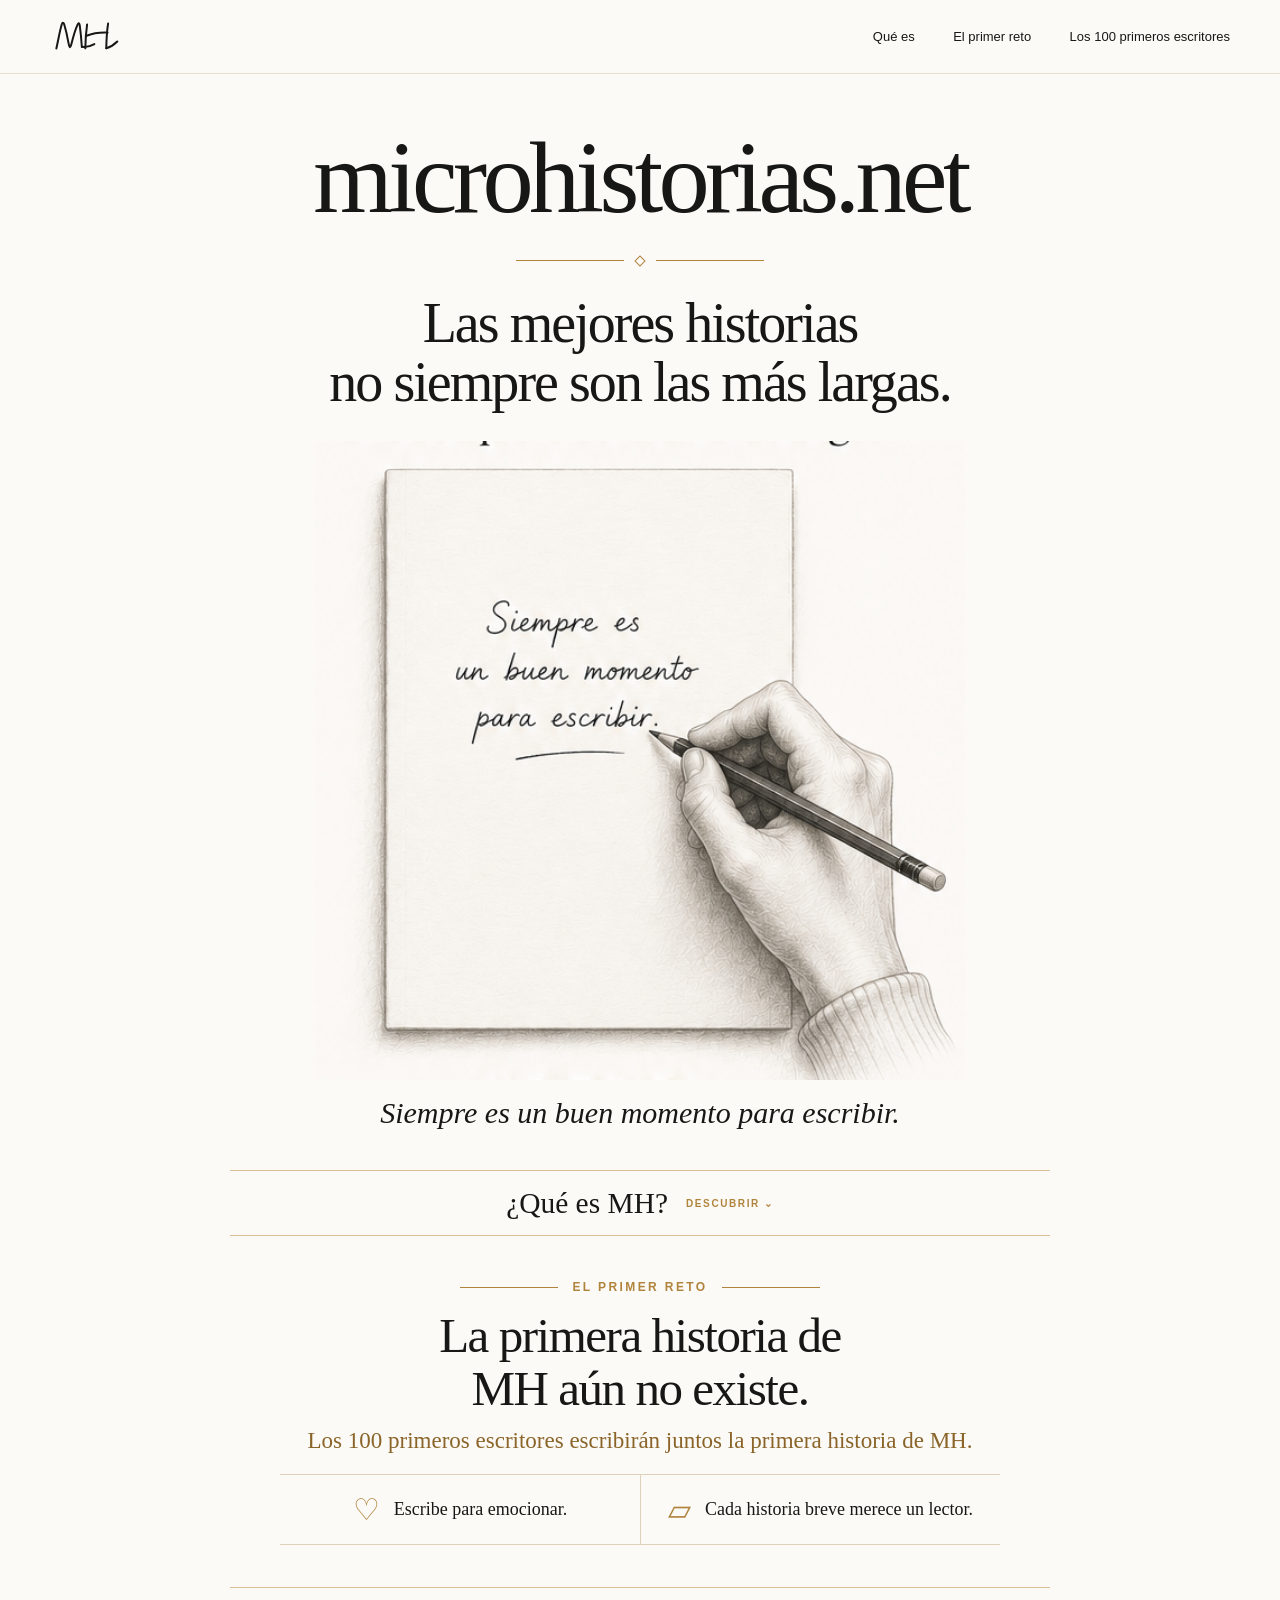
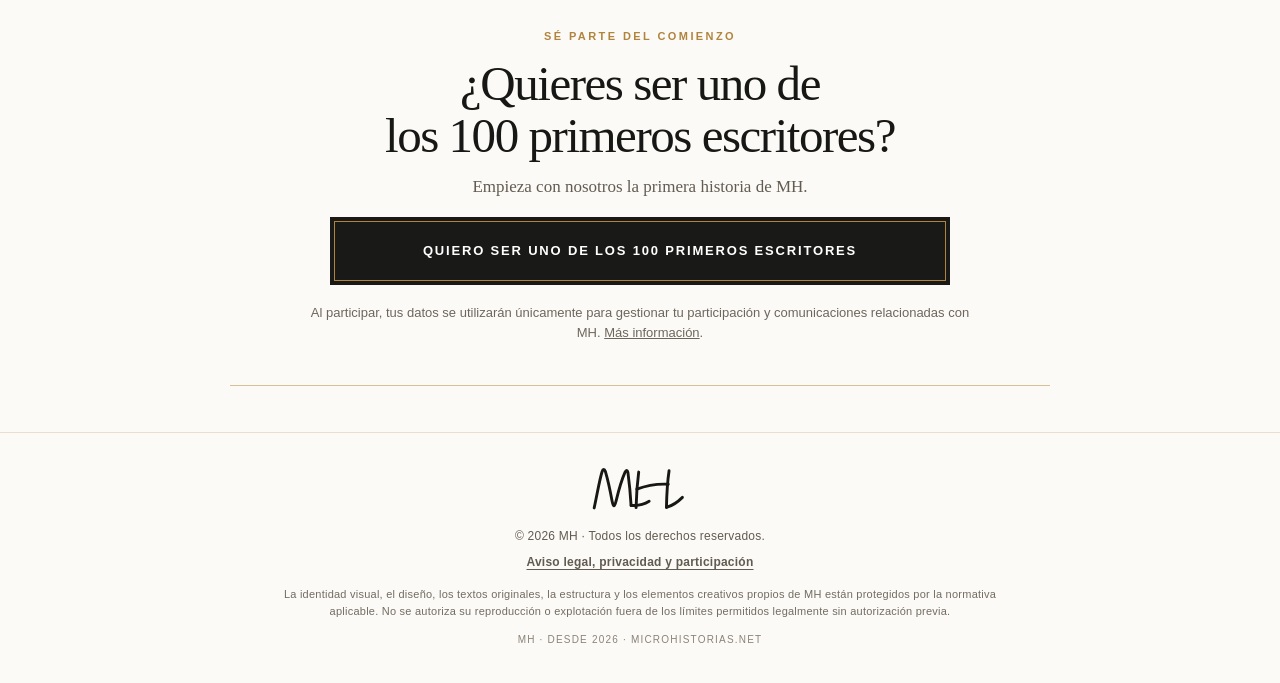
<file: index.html>
<!doctype html>
<html lang="es">
<head>
  <meta charset="utf-8">
  <meta name="viewport" content="width=device-width, initial-scale=1">
  <meta name="theme-color" content="#fbfaf6">
  <title>MH · MicroHistorias — Historias breves que emocionan</title>
  <meta name="description" content="MH · MicroHistorias es una comunidad para escribir, leer y compartir historias breves. Los 100 primeros escritores crearán juntos la primera historia de la comunidad.">
  <link rel="canonical" href="https://microhistorias.net/">
  <meta property="og:title" content="MH · MicroHistorias">
  <meta property="og:description" content="Las mejores historias no siempre son las más largas.">
  <meta property="og:type" content="website">
  <meta property="og:url" content="https://microhistorias.net/">
  <meta property="og:image" content="https://microhistorias.net/assets/social-share.jpg">
  <link rel="stylesheet" href="style.css">
</head>
<body>
  <header class="site-header">
    <a class="brand" href="#inicio" aria-label="MH · MicroHistorias">
      <img class="mh-logo-small" src="assets/mh-manuscrito.svg" alt="MH">
    </a>
    <nav aria-label="Navegación principal">
      <a href="#que-es">Qué es</a>
      <a href="#reto">El primer reto</a>
      <a href="#participar">Los 100 primeros escritores</a>
    </nav>
  </header>

  <main id="inicio">
    <section class="hero">
      <div class="brand-large domain-title">microhistorias.net</div>
      <div class="ornament"><span></span><i></i><span></span></div>
      <h1>Las mejores historias<br>no siempre son las más largas.</h1>
      <div class="writing-wrap">
        <img src="assets/mano-escritura.png" alt="Una mano escribiendo sobre una hoja">
      </div>
      <p class="hero-line">Siempre es un buen momento para escribir.</p>
    </section>

    <section class="about" id="que-es">
      <details>
        <summary>
          <span>¿Qué es MH?</span>
          <small>Descubrir ⌄</small>
        </summary>
        <div class="paper-note">
          <h2>Bienvenido.</h2>
          <p>MH nace para quienes creen que una buena historia no necesita muchas páginas.</p>
          <p>Es una comunidad para escribir, leer y compartir historias breves.</p>
          <p>Un lugar para emocionar con pocas palabras y descubrir el placer de escribir.</p>
        </div>
      </details>
    </section>

    <section class="challenge" id="reto">
      <div class="section-label"><span></span><b>El primer reto</b><span></span></div>
      <h2>La primera historia de<br>MH aún no existe.</h2>
      <p class="lead">Los 100 primeros escritores escribirán juntos la primera historia de MH.</p>
      <div class="principles">
        <div><strong>♡</strong><p>Escribe para emocionar.</p></div>
        <div><strong>▱</strong><p>Cada historia breve merece un lector.</p></div>
      </div>
    </section>

    <section class="participate" id="participar">
      <p class="eyebrow">Sé parte del comienzo</p>
      <h2>¿Quieres ser uno de<br>los 100 primeros escritores?</h2>
      <p>Empieza con nosotros la primera historia de MH.</p>
      <a class="cta" href="mailto:info@microhistorias.net?subject=Quiero%20participar%20en%20MH&body=Hola%20MH%2C%0A%0AQuiero%20participar%20en%20MH.%0A%0ANombre%3A%0A%0A---%0AAl%20enviar%20este%20correo%2C%20autorizo%20a%20MH%20a%20utilizar%20mi%20nombre%20y%20direcci%C3%B3n%20de%20correo%20exclusivamente%20para%20gestionar%20mi%20participaci%C3%B3n%20y%20enviarme%20comunicaciones%20directamente%20relacionadas%20con%20MH.%20Puedo%20solicitar%20la%20baja%20en%20cualquier%20momento%20escribiendo%20a%20info%40microhistorias.net.%20He%20le%C3%ADdo%20el%20Aviso%20legal%20y%20la%20Pol%C3%ADtica%20de%20Privacidad%20de%20MH.">
        Quiero ser uno de los 100 primeros escritores
      </a>
      <p class="privacy-short">Al participar, tus datos se utilizarán únicamente para gestionar tu participación y comunicaciones relacionadas con MH. <a href="aviso-legal.html#privacidad">Más información</a>.</p>
    </section>
  </main>

  <footer class="site-footer">
    <img class="mh-logo-footer" src="assets/mh-manuscrito.svg" alt="MH">
    <p>© 2026 MH · Todos los derechos reservados.</p>
    <p><a class="legal-main-link" href="aviso-legal.html">Aviso legal, privacidad y participación</a></p>
    <p class="legal-note">La identidad visual, el diseño, los textos originales, la estructura y los elementos creativos propios de MH están protegidos por la normativa aplicable. No se autoriza su reproducción o explotación fuera de los límites permitidos legalmente sin autorización previa.</p>
    <p class="since">MH · Desde 2026 · microhistorias.net</p>
  </footer>
</body>
</html>
</file>
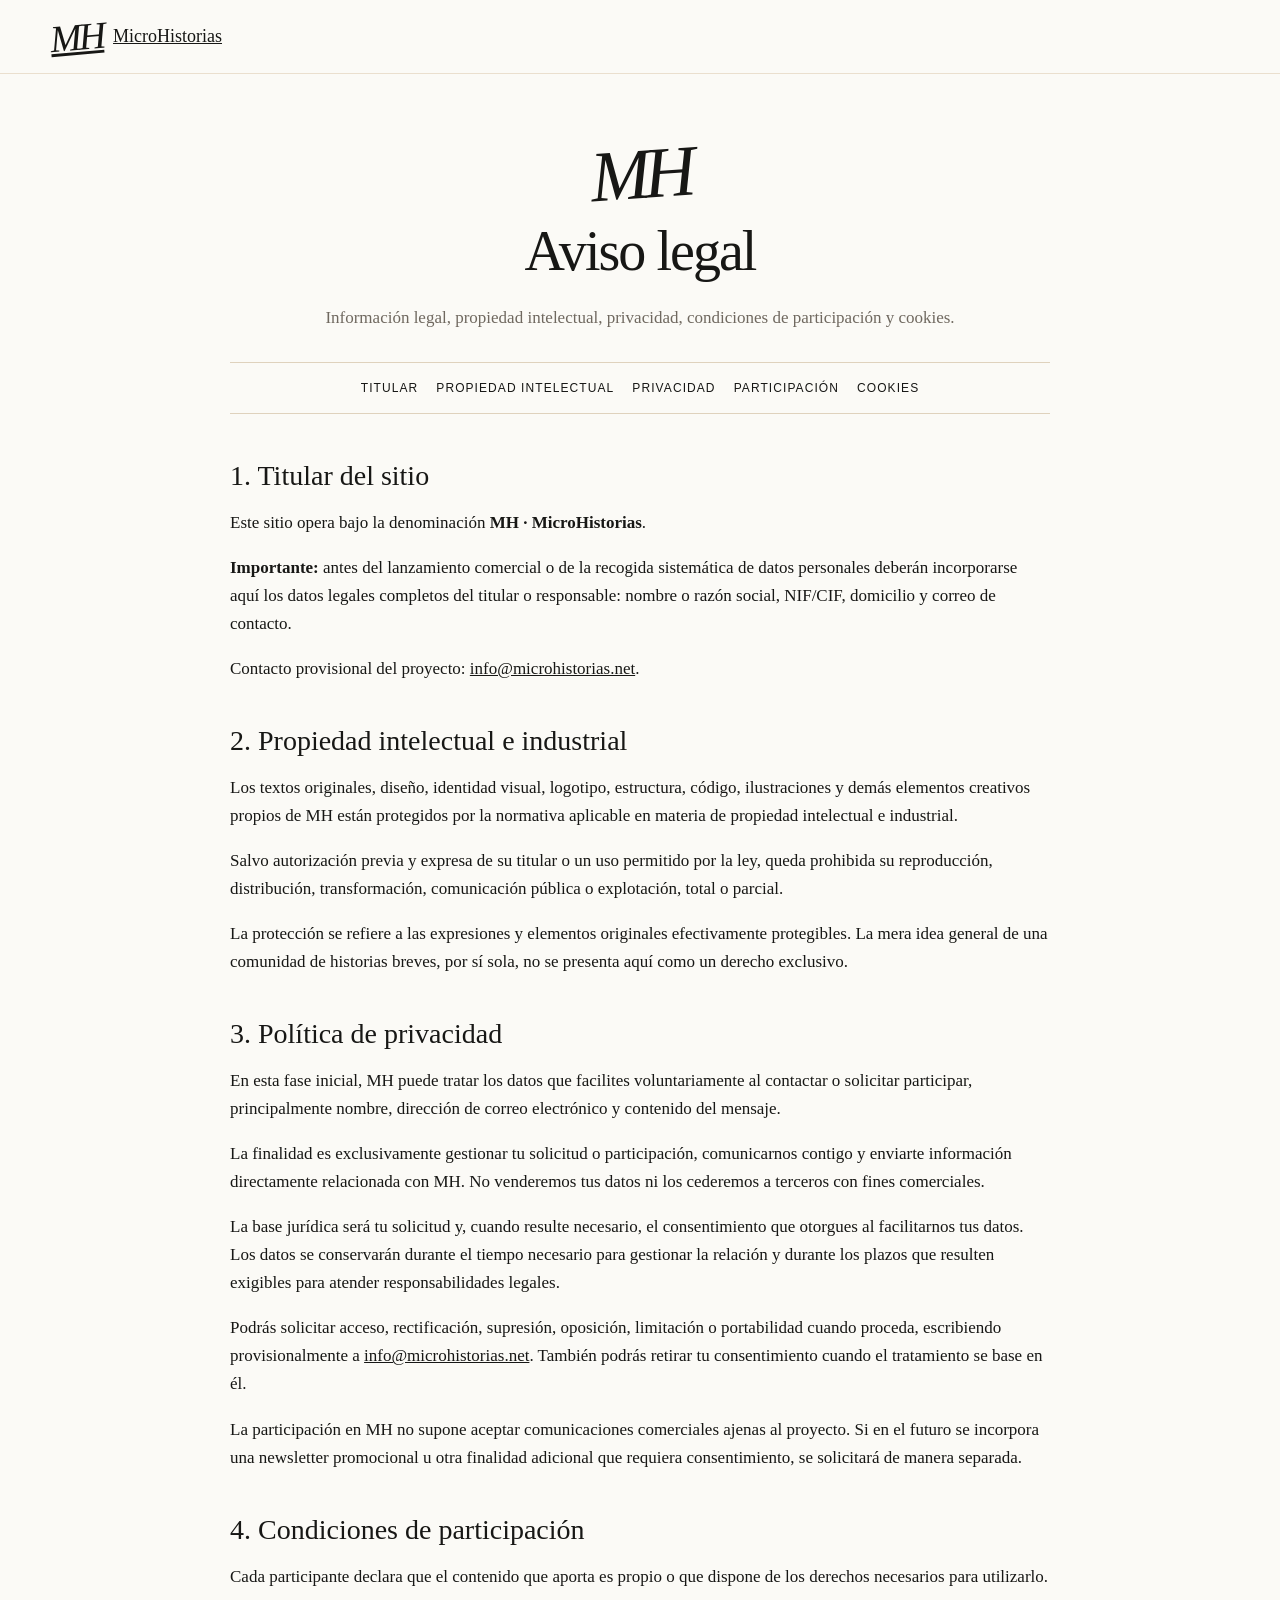
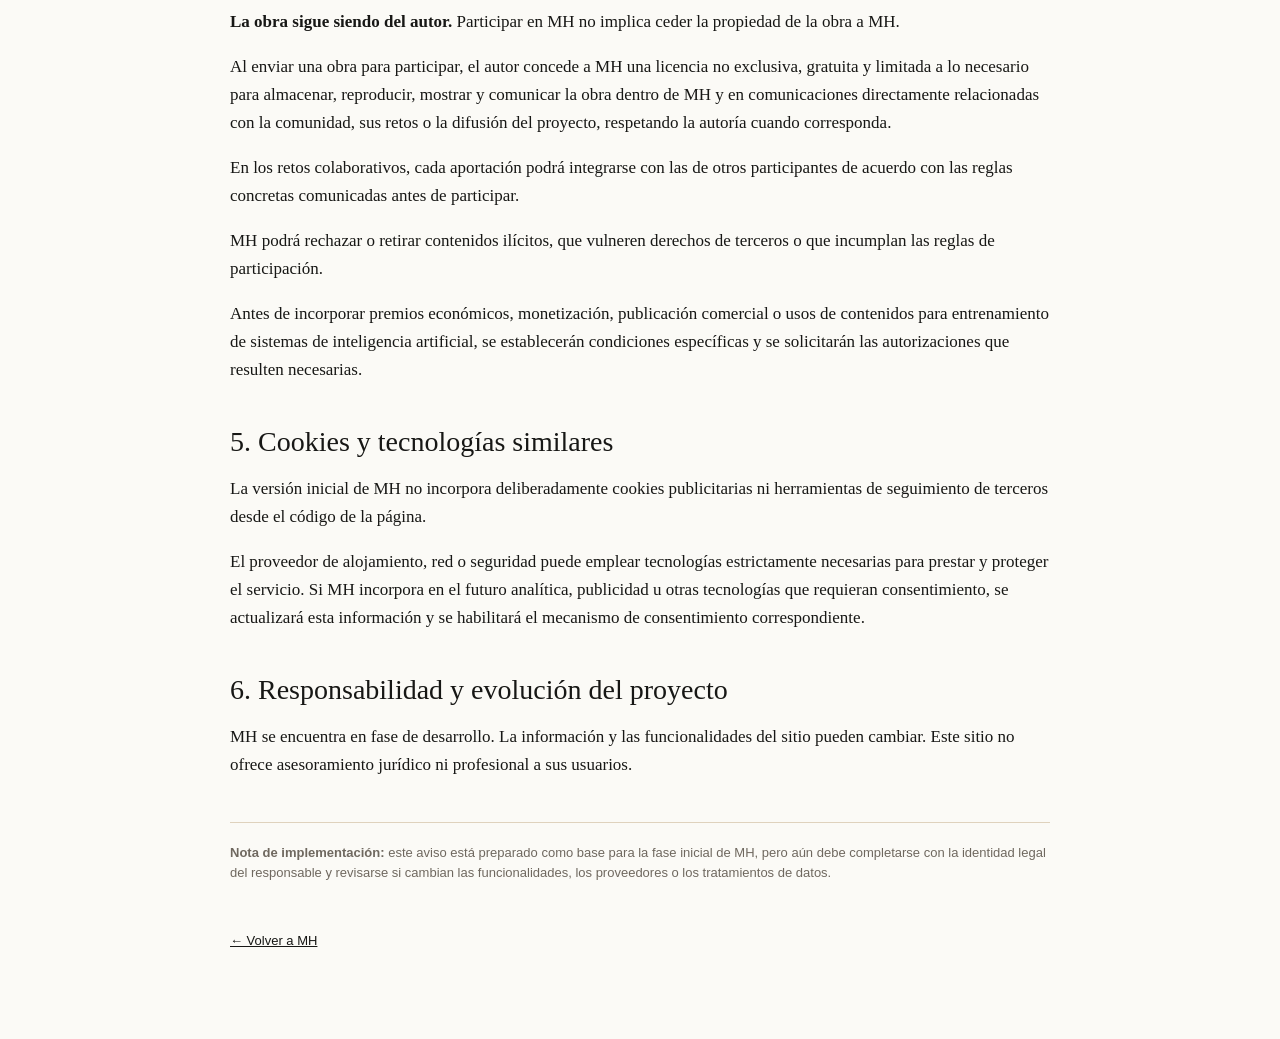
<file: aviso-legal.html>
<!doctype html>
<html lang="es">
<head>
  <meta charset="utf-8">
  <meta name="viewport" content="width=device-width, initial-scale=1">
  <meta name="theme-color" content="#fbfaf6">
  <meta name="robots" content="index,follow">
  <title>Aviso legal · MH</title>
  <meta name="description" content="Aviso legal, privacidad, propiedad intelectual y condiciones de participación de MH · MicroHistorias.">
  <link rel="canonical" href="https://microhistorias.net/aviso-legal.html">
  <link rel="stylesheet" href="style.css">
</head>
<body>
  <header class="site-header">
    <a class="brand" href="index.html" aria-label="Volver a MH">
      <span class="mh-mark">MH</span>
      <span class="brand-word">MicroHistorias</span>
    </a>
  </header>

  <main class="legal-page">
    <div class="mh-hero" aria-hidden="true">MH</div>
    <h1>Aviso legal</h1>
    <p class="legal-intro">Información legal, propiedad intelectual, privacidad, condiciones de participación y cookies.</p>

    <nav class="legal-index" aria-label="Índice legal">
      <a href="#titular">Titular</a>
      <a href="#propiedad">Propiedad intelectual</a>
      <a href="#privacidad">Privacidad</a>
      <a href="#participacion">Participación</a>
      <a href="#cookies">Cookies</a>
    </nav>

    <section id="titular">
      <h2>1. Titular del sitio</h2>
      <p>Este sitio opera bajo la denominación <strong>MH · MicroHistorias</strong>.</p>
      <p><strong>Importante:</strong> antes del lanzamiento comercial o de la recogida sistemática de datos personales deberán incorporarse aquí los datos legales completos del titular o responsable: nombre o razón social, NIF/CIF, domicilio y correo de contacto.</p>
      <p>Contacto provisional del proyecto: <a href="mailto:info@microhistorias.net">info@microhistorias.net</a>.</p>
    </section>

    <section id="propiedad">
      <h2>2. Propiedad intelectual e industrial</h2>
      <p>Los textos originales, diseño, identidad visual, logotipo, estructura, código, ilustraciones y demás elementos creativos propios de MH están protegidos por la normativa aplicable en materia de propiedad intelectual e industrial.</p>
      <p>Salvo autorización previa y expresa de su titular o un uso permitido por la ley, queda prohibida su reproducción, distribución, transformación, comunicación pública o explotación, total o parcial.</p>
      <p>La protección se refiere a las expresiones y elementos originales efectivamente protegibles. La mera idea general de una comunidad de historias breves, por sí sola, no se presenta aquí como un derecho exclusivo.</p>
    </section>

    <section id="privacidad">
      <h2>3. Política de privacidad</h2>
      <p>En esta fase inicial, MH puede tratar los datos que facilites voluntariamente al contactar o solicitar participar, principalmente nombre, dirección de correo electrónico y contenido del mensaje.</p>
      <p>La finalidad es exclusivamente gestionar tu solicitud o participación, comunicarnos contigo y enviarte información directamente relacionada con MH. No venderemos tus datos ni los cederemos a terceros con fines comerciales.</p>
      <p>La base jurídica será tu solicitud y, cuando resulte necesario, el consentimiento que otorgues al facilitarnos tus datos. Los datos se conservarán durante el tiempo necesario para gestionar la relación y durante los plazos que resulten exigibles para atender responsabilidades legales.</p>
      <p>Podrás solicitar acceso, rectificación, supresión, oposición, limitación o portabilidad cuando proceda, escribiendo provisionalmente a <a href="mailto:info@microhistorias.net">info@microhistorias.net</a>. También podrás retirar tu consentimiento cuando el tratamiento se base en él.</p>
      <p>La participación en MH no supone aceptar comunicaciones comerciales ajenas al proyecto. Si en el futuro se incorpora una newsletter promocional u otra finalidad adicional que requiera consentimiento, se solicitará de manera separada.</p>
    </section>

    <section id="participacion">
      <h2>4. Condiciones de participación</h2>
      <p>Cada participante declara que el contenido que aporta es propio o que dispone de los derechos necesarios para utilizarlo.</p>
      <p><strong>La obra sigue siendo del autor.</strong> Participar en MH no implica ceder la propiedad de la obra a MH.</p>
      <p>Al enviar una obra para participar, el autor concede a MH una licencia no exclusiva, gratuita y limitada a lo necesario para almacenar, reproducir, mostrar y comunicar la obra dentro de MH y en comunicaciones directamente relacionadas con la comunidad, sus retos o la difusión del proyecto, respetando la autoría cuando corresponda.</p>
      <p>En los retos colaborativos, cada aportación podrá integrarse con las de otros participantes de acuerdo con las reglas concretas comunicadas antes de participar.</p>
      <p>MH podrá rechazar o retirar contenidos ilícitos, que vulneren derechos de terceros o que incumplan las reglas de participación.</p>
      <p>Antes de incorporar premios económicos, monetización, publicación comercial o usos de contenidos para entrenamiento de sistemas de inteligencia artificial, se establecerán condiciones específicas y se solicitarán las autorizaciones que resulten necesarias.</p>
    </section>

    <section id="cookies">
      <h2>5. Cookies y tecnologías similares</h2>
      <p>La versión inicial de MH no incorpora deliberadamente cookies publicitarias ni herramientas de seguimiento de terceros desde el código de la página.</p>
      <p>El proveedor de alojamiento, red o seguridad puede emplear tecnologías estrictamente necesarias para prestar y proteger el servicio. Si MH incorpora en el futuro analítica, publicidad u otras tecnologías que requieran consentimiento, se actualizará esta información y se habilitará el mecanismo de consentimiento correspondiente.</p>
    </section>

    <section id="responsabilidad">
      <h2>6. Responsabilidad y evolución del proyecto</h2>
      <p>MH se encuentra en fase de desarrollo. La información y las funcionalidades del sitio pueden cambiar. Este sitio no ofrece asesoramiento jurídico ni profesional a sus usuarios.</p>
    </section>

    <p class="legal-disclaimer"><strong>Nota de implementación:</strong> este aviso está preparado como base para la fase inicial de MH, pero aún debe completarse con la identidad legal del responsable y revisarse si cambian las funcionalidades, los proveedores o los tratamientos de datos.</p>

    <a class="back" href="index.html">← Volver a MH</a>
  </main>
</body>
</html>
</file>
<file: style.css>
:root{
  --paper:#fbfaf6;
  --ink:#171715;
  --gold:#b1843d;
  --line:#dfd2bd;
  --soft:#f6f1e8;
  --muted:#625b51;
}
*{box-sizing:border-box}
html{scroll-behavior:smooth;scroll-padding-top:88px}
body{margin:0;background:var(--paper);color:var(--ink);font-family:Georgia,"Times New Roman",serif;-webkit-font-smoothing:antialiased}
a{color:inherit}
.site-header{position:sticky;top:0;z-index:50;min-height:74px;display:flex;align-items:center;justify-content:space-between;gap:28px;padding:0 max(24px,calc((100vw - 1180px)/2));background:rgba(251,250,246,.96);border-bottom:1px solid #eadfce;backdrop-filter:blur(10px)}
.brand-mark{display:block;width:76px;height:48px;flex:0 0 auto;text-decoration:none}
.brand-mark svg{display:block;width:100%;height:100%;overflow:visible}
.brand-mark text{font:italic 64px "Brush Script MT","Segoe Script","Snell Roundhand",cursive;fill:var(--ink)}
.brand-mark path{fill:none;stroke:var(--ink);stroke-width:2;stroke-linecap:round}
.site-header nav{display:flex;align-items:center;gap:clamp(24px,3vw,46px);font:13px Arial,sans-serif;white-space:nowrap}
.site-header nav a{text-decoration:none}.site-header nav a:hover{opacity:.58}
.menu-toggle{display:none;border:0;background:transparent;color:var(--ink);font:13px Arial,sans-serif;padding:10px 0}
.hero{width:min(1040px,calc(100% - 40px));margin:auto;text-align:center;padding:44px 0 2px}
.brand-large{font-size:clamp(56px,7vw,92px);letter-spacing:-.055em;line-height:.94;margin:0}
.ornament{display:flex;align-items:center;justify-content:center;gap:12px;margin:25px 0 29px;color:var(--gold)}
.ornament span{width:108px;height:1px;background:currentColor}.ornament i{width:8px;height:8px;border:1px solid currentColor;transform:rotate(45deg)}
h1{font-size:clamp(38px,4.45vw,56px);line-height:1.07;font-weight:400;letter-spacing:-.035em;margin:0 0 20px}
.writing-wrap{width:min(570px,92%);margin:0 auto;overflow:hidden}.writing-wrap img{width:100%;height:auto;display:block}
.about{width:min(820px,calc(100% - 40px));margin:-4px auto 42px}
.about details{border-top:1px solid #d7c094;border-bottom:1px solid #d7c094}
.about summary{list-style:none;cursor:pointer;min-height:64px;display:flex;align-items:center;justify-content:center;gap:18px;font-size:clamp(22px,2.3vw,30px)}
.about summary::-webkit-details-marker{display:none}.about summary::marker{content:""}
.about summary small{color:var(--gold);font:700 10px Arial,sans-serif;letter-spacing:.16em;text-transform:uppercase}
.paper-note{margin:0 0 22px;padding:38px 48px;background:var(--soft);border:1px solid #eadfce;box-shadow:0 14px 36px rgba(58,43,19,.045);font-family:"Bradley Hand","Segoe Print","Apple Chancery",cursive}
.paper-note h2{font-size:38px;margin:0 0 14px;font-weight:400}.paper-note p{font-size:22px;line-height:1.45;margin:0 0 12px}
.challenge{width:min(940px,calc(100% - 40px));margin:auto;text-align:center;padding:0 0 38px}
.section-label{display:flex;justify-content:center;align-items:center;gap:14px;color:var(--gold);font:700 12px Arial,sans-serif;letter-spacing:.2em;text-transform:uppercase}
.section-label span{width:98px;height:1px;background:currentColor}
.challenge h2,.participate h2{font-size:clamp(34px,4vw,49px);line-height:1.07;font-weight:400;letter-spacing:-.03em;margin:16px 0 0}
.lead{font-size:clamp(18px,2vw,23px);color:#8a6428;max-width:760px;margin:13px auto 20px}
.principles{width:min(720px,100%);margin:auto;display:grid;grid-template-columns:1fr 1fr;border-top:1px solid var(--line);border-bottom:1px solid var(--line)}
.principles>div{display:flex;align-items:center;justify-content:center;gap:14px;padding:17px 20px}.principles>div+div{border-left:1px solid var(--line)}
.principles strong{color:var(--gold);font:30px Arial}.principles p{font-size:18px;margin:0}
.participate{width:min(820px,calc(100% - 40px));margin:0 auto 50px;padding:34px 36px 42px;text-align:center;border-top:1px solid #d7c094;border-bottom:1px solid #d7c094}
.eyebrow{color:var(--gold);font:700 11px Arial,sans-serif;letter-spacing:.22em;text-transform:uppercase;margin:0 0 10px}
.participate>p:not(.eyebrow){font-size:17px;color:var(--muted);margin:14px 0 20px}
.cta{display:inline-flex;align-items:center;justify-content:center;width:min(620px,100%);min-height:68px;padding:17px 24px;background:#191917;color:#fff;text-decoration:none;outline:1px solid var(--gold);outline-offset:-5px;font:700 13px/1.35 Arial,sans-serif;letter-spacing:.14em;text-transform:uppercase;transition:transform .18s ease,opacity .18s ease}
.cta:hover{transform:translateY(-1px);opacity:.92}
.faq{width:min(820px,calc(100% - 40px));margin:0 auto 62px;text-align:center}
.faq>h2{font-size:42px;font-weight:400;margin:0 0 22px}.faq>.eyebrow{margin-bottom:5px}
.faq details{text-align:left;border-top:1px solid var(--line);padding:0}.faq details:last-child{border-bottom:1px solid var(--line)}
.faq summary{cursor:pointer;list-style:none;font-size:20px;padding:19px 42px 19px 0;position:relative}.faq summary::-webkit-details-marker{display:none}.faq summary::marker{content:""}
.faq summary::after{content:"+";position:absolute;right:4px;top:16px;color:var(--gold);font:26px Arial,sans-serif}.faq details[open] summary::after{content:"−"}
.faq p{font-size:17px;line-height:1.55;color:var(--muted);margin:0;padding:0 44px 20px 0}
footer{text-align:center;border-top:1px solid #eadfce;padding:24px 20px 30px;font:12px Arial,sans-serif;color:var(--muted)}
footer p{margin:4px 0}.footer-flourish{color:var(--gold);font-size:22px;margin-bottom:6px}.domain{letter-spacing:.22em;color:var(--ink);margin-top:12px}
@media(max-width:760px){
  html{scroll-padding-top:68px}
  .site-header{min-height:64px;padding:0 16px;align-items:center}
  .brand-mark{width:64px;height:42px}
  .menu-toggle{display:block}
  .site-header nav{position:absolute;left:0;right:0;top:64px;display:none;flex-direction:column;align-items:flex-start;gap:0;padding:8px 18px 16px;background:rgba(251,250,246,.99);border-bottom:1px solid #eadfce;white-space:normal}
  .site-header nav.is-open{display:flex}.site-header nav a{width:100%;padding:12px 0;border-bottom:1px solid #eee4d5}
  .hero{padding-top:28px;width:calc(100% - 28px)}
  .brand-large{font-size:clamp(48px,15vw,66px)}
  .ornament{margin:18px 0 22px}.ornament span{width:58px}
  h1{font-size:clamp(31px,9.5vw,41px);margin-bottom:12px}
  .writing-wrap{width:min(430px,100%)}
  .about,.challenge,.participate,.faq{width:calc(100% - 28px)}
  .about{margin-top:0;margin-bottom:36px}.about summary{min-height:58px;flex-direction:column;gap:3px;font-size:23px}.paper-note{padding:28px 20px}.paper-note h2{font-size:32px}.paper-note p{font-size:19px}
  .challenge{padding-bottom:34px}.section-label span{width:44px}.challenge h2,.participate h2{font-size:clamp(31px,9.2vw,40px)}.lead{font-size:17px;max-width:320px}
  .principles{grid-template-columns:1fr}.principles>div{padding:14px}.principles>div+div{border-left:0;border-top:1px solid var(--line)}.principles p{font-size:17px}
  .participate{padding:28px 14px 34px;margin-bottom:42px}.participate>p:not(.eyebrow){font-size:16px}.cta{min-height:62px;font-size:11px;letter-spacing:.09em;padding:15px 16px}
  .faq{margin-bottom:46px}.faq>h2{font-size:36px}.faq summary{font-size:18px;padding:17px 36px 17px 0}.faq p{font-size:16px;padding-right:28px}
}
@media(prefers-reduced-motion:reduce){html{scroll-behavior:auto}.cta{transition:none}}


/* ===== MH V3 ===== */
.mh-mark,.mh-hero,.footer-mark{
  font-family:"Bradley Hand","Segoe Print","Apple Chancery","Snell Roundhand",cursive;
  font-style:italic;
  font-weight:400;
}
.brand{display:flex;align-items:center;gap:12px}
.mh-mark{font-size:38px;line-height:1;transform:rotate(-5deg);letter-spacing:-.08em}
.brand-word{font-size:18px}
.mh-hero{font-size:clamp(72px,10vw,120px);line-height:.8;margin-bottom:18px;transform:rotate(-4deg);letter-spacing:-.09em}
.hero-line{font-size:clamp(22px,2.6vw,30px);font-style:italic;margin:16px 0 8px}
.privacy-short{max-width:680px;margin:18px auto 0 !important;font:13px/1.55 Arial,sans-serif !important;color:#6d665d !important}
.privacy-short a{color:inherit}
.faq{width:min(820px,calc(100% - 40px));margin:0 auto 72px;padding-top:8px}
.faq>.eyebrow{text-align:center}
.faq details{border-top:1px solid var(--line);padding:0}
.faq details:last-child{border-bottom:1px solid var(--line)}
.faq summary{cursor:pointer;list-style:none;padding:22px 4px;font-size:21px;display:flex;justify-content:space-between;gap:20px}
.faq summary::-webkit-details-marker{display:none}
.faq summary::after{content:"+";font:24px Arial,sans-serif;color:var(--gold)}
.faq details[open] summary::after{content:"−"}
.faq details p{font-size:17px;line-height:1.55;color:#625b51;margin:0 4px 22px;max-width:720px}
.site-footer{text-align:center;border-top:1px solid #eadfce;padding:34px 20px 38px;font:12px/1.6 Arial,sans-serif;letter-spacing:.02em}
.footer-mark{font-size:52px;line-height:1;margin-bottom:8px;transform:rotate(-4deg)}
.site-footer nav{display:flex;justify-content:center;gap:18px;flex-wrap:wrap;margin:10px 0 16px}
.site-footer a{color:inherit}
.legal-note{max-width:850px;margin:0 auto;color:#736c62;font-size:11px}
.since{margin-top:16px;letter-spacing:.12em;text-transform:uppercase;font-size:10px;color:#8b8379}
.legal-page{width:min(820px,calc(100% - 40px));margin:0 auto;padding:72px 0 90px}
.legal-page .mh-hero{font-size:72px;text-align:center}
.legal-page h1{font-size:clamp(38px,5vw,56px);text-align:center;margin-bottom:34px}
.legal-page h2{font-size:28px;font-weight:400;margin:34px 0 12px}
.legal-page p,.legal-page li{font-size:17px;line-height:1.65}
.legal-page .legal-disclaimer{margin-top:42px;padding-top:20px;border-top:1px solid var(--line);font:13px/1.6 Arial,sans-serif;color:#6f685f}
.legal-page .back{display:inline-block;margin-top:36px;font:13px Arial,sans-serif;color:inherit}
@media(max-width:620px){
  .mh-mark{font-size:34px}
  .brand-word{display:none}
  .mh-hero{font-size:72px;margin-bottom:12px}
  .hero-line{font-size:21px}
  .site-footer nav{gap:12px}
}

/* ===== MH V4 ===== */
.legal-main-link{font-weight:700;text-underline-offset:3px}
.legal-intro{text-align:center;color:#6f685f;max-width:650px;margin:-12px auto 30px}
.legal-index{display:flex;justify-content:center;gap:10px 18px;flex-wrap:wrap;margin:0 auto 46px;padding:18px 0;border-top:1px solid var(--line);border-bottom:1px solid var(--line);font:12px Arial,sans-serif;text-transform:uppercase;letter-spacing:.09em}
.legal-index a{color:inherit;text-decoration:none}
.legal-page section{scroll-margin-top:90px}
.legal-page section+section{margin-top:42px}
@media(max-width:620px){
  .legal-index{justify-content:flex-start}
}

/* ===== MH V5 CORRECCIONES ===== */
.mh-logo-small{
  width:76px;
  height:auto;
  display:block;
}
.mh-logo-hero{
  width:min(300px,55vw);
  height:auto;
  display:block;
  margin:0 auto 12px;
}
.mh-logo-footer{
  width:110px;
  height:auto;
  display:block;
  margin:0 auto 8px;
}
.brand{
  display:flex;
  align-items:center;
  gap:10px;
}
.brand-word{
  font-size:18px;
}
.hero{
  width:min(1040px,calc(100% - 40px));
  margin:0 auto;
  text-align:center;
  padding:46px 0 20px;
}
.brand-large{
  margin-top:0;
}
.writing-wrap{
  width:min(650px,92%);
  margin:28px auto 0;
  display:flex;
  justify-content:center;
  align-items:center;
  overflow:visible;
}
.writing-wrap img{
  width:100%;
  max-width:650px;
  height:auto;
  display:block;
  margin:0 auto;
  object-fit:contain;
  object-position:center;
}
.hero-line{
  margin:16px auto 6px;
}
.about{
  margin-top:14px;
  margin-bottom:44px;
}
.challenge{
  padding-bottom:42px;
}
.participate{
  margin-bottom:46px;
  padding-top:42px;
  padding-bottom:42px;
}
.site-footer{
  padding-top:28px;
  padding-bottom:28px;
}
.site-footer p{
  margin:7px auto;
}
.legal-note{
  max-width:760px;
  margin-top:14px !important;
  line-height:1.55;
}
.since{
  margin-top:12px !important;
}
.faq{display:none!important}

@media(max-width:620px){
  .site-header{
    min-height:60px;
  }
  .mh-logo-small{
    width:60px;
  }
  .brand-word{
    display:none;
  }
  .hero{
    padding-top:24px;
    width:calc(100% - 24px);
  }
  .mh-logo-hero{
    width:min(240px,62vw);
    margin-bottom:8px;
  }
  .writing-wrap{
    width:96%;
    margin-top:18px;
  }
  .about{
    margin-top:6px;
    margin-bottom:36px;
  }
  .challenge{
    padding-bottom:34px;
  }
  .participate{
    margin-bottom:34px;
    padding:34px 16px;
  }
  .mh-logo-footer{
    width:90px;
  }
  .legal-note{
    max-width:95%;
  }
}

/* MH V6: el dominio sustituye al monograma gigante del hero */
.domain-title{
  font-size:clamp(60px,8vw,112px);
  font-weight:400;
  letter-spacing:-.045em;
  line-height:1.05;
  margin:4px auto 20px;
  overflow-wrap:anywhere;
}
@media(max-width:620px){
  .domain-title{font-size:clamp(40px,10vw,58px);letter-spacing:-.04em;margin:4px auto 16px;}
}
</file>
